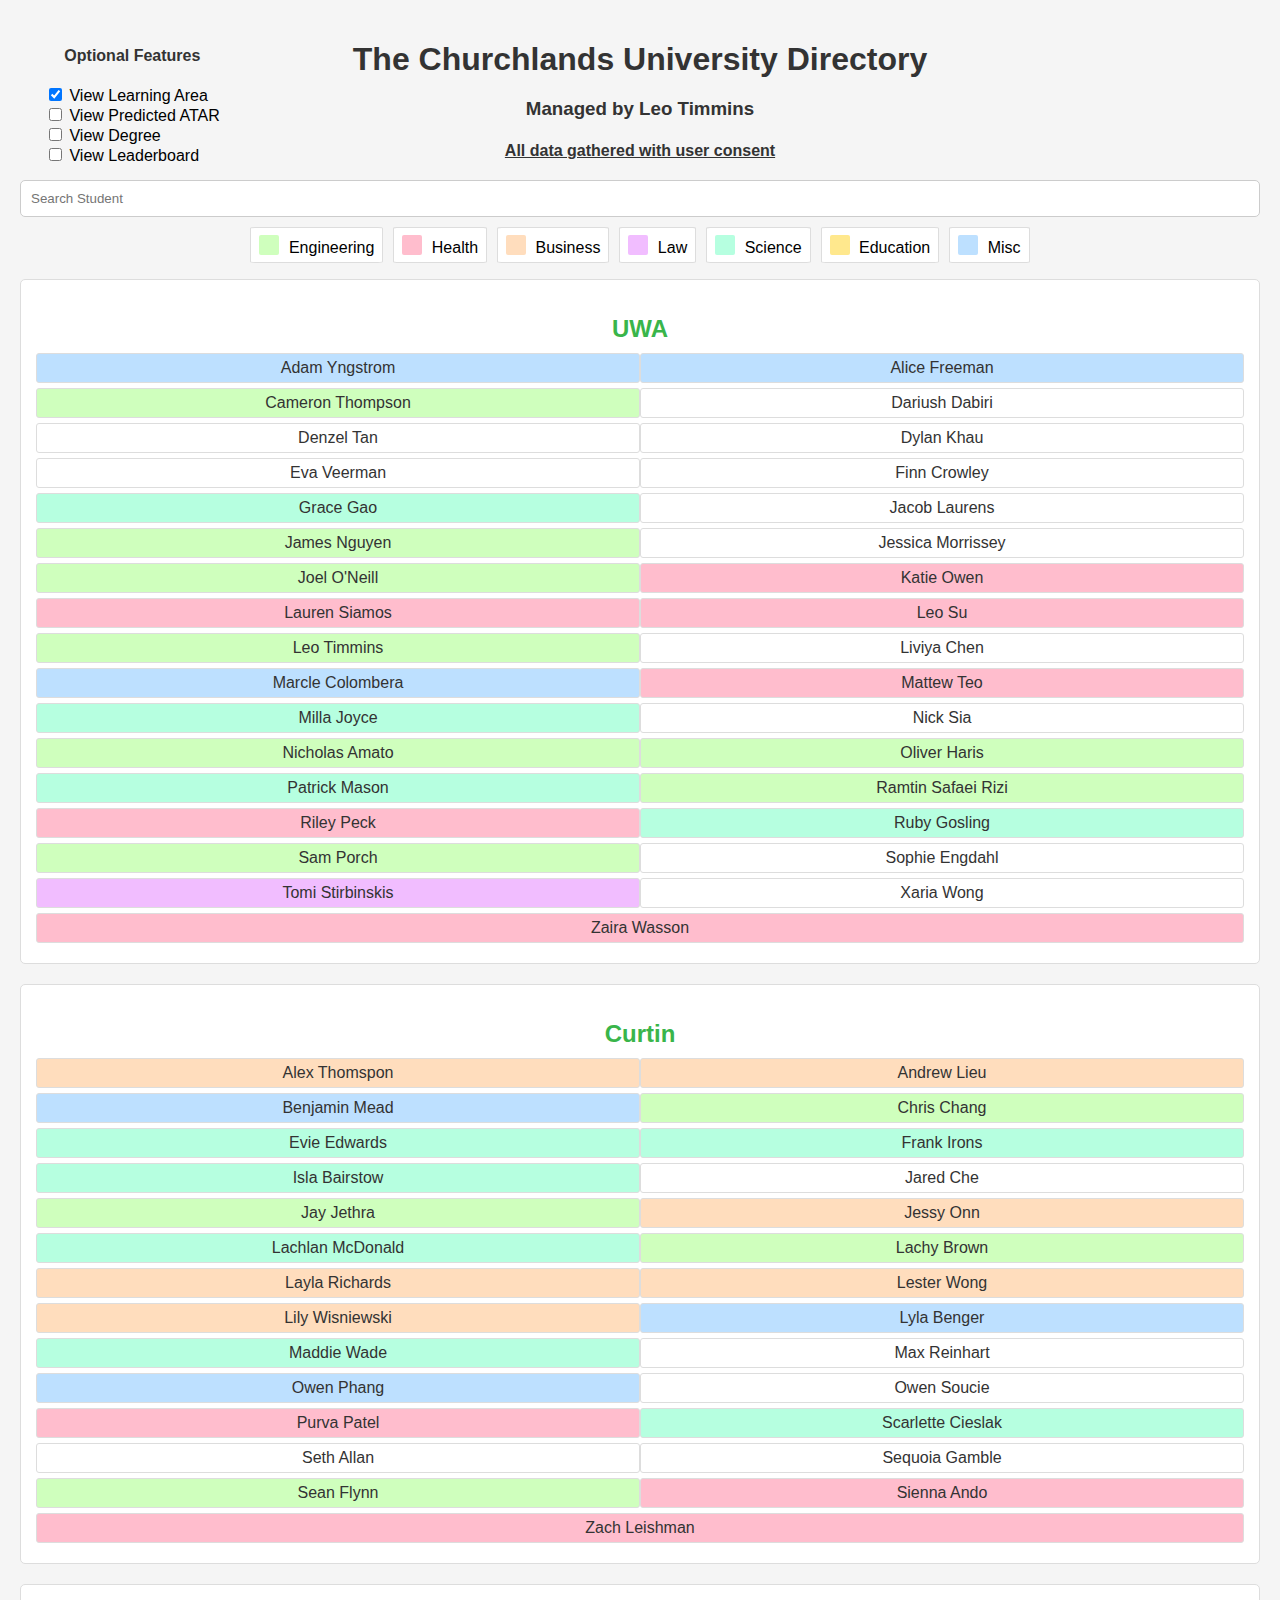
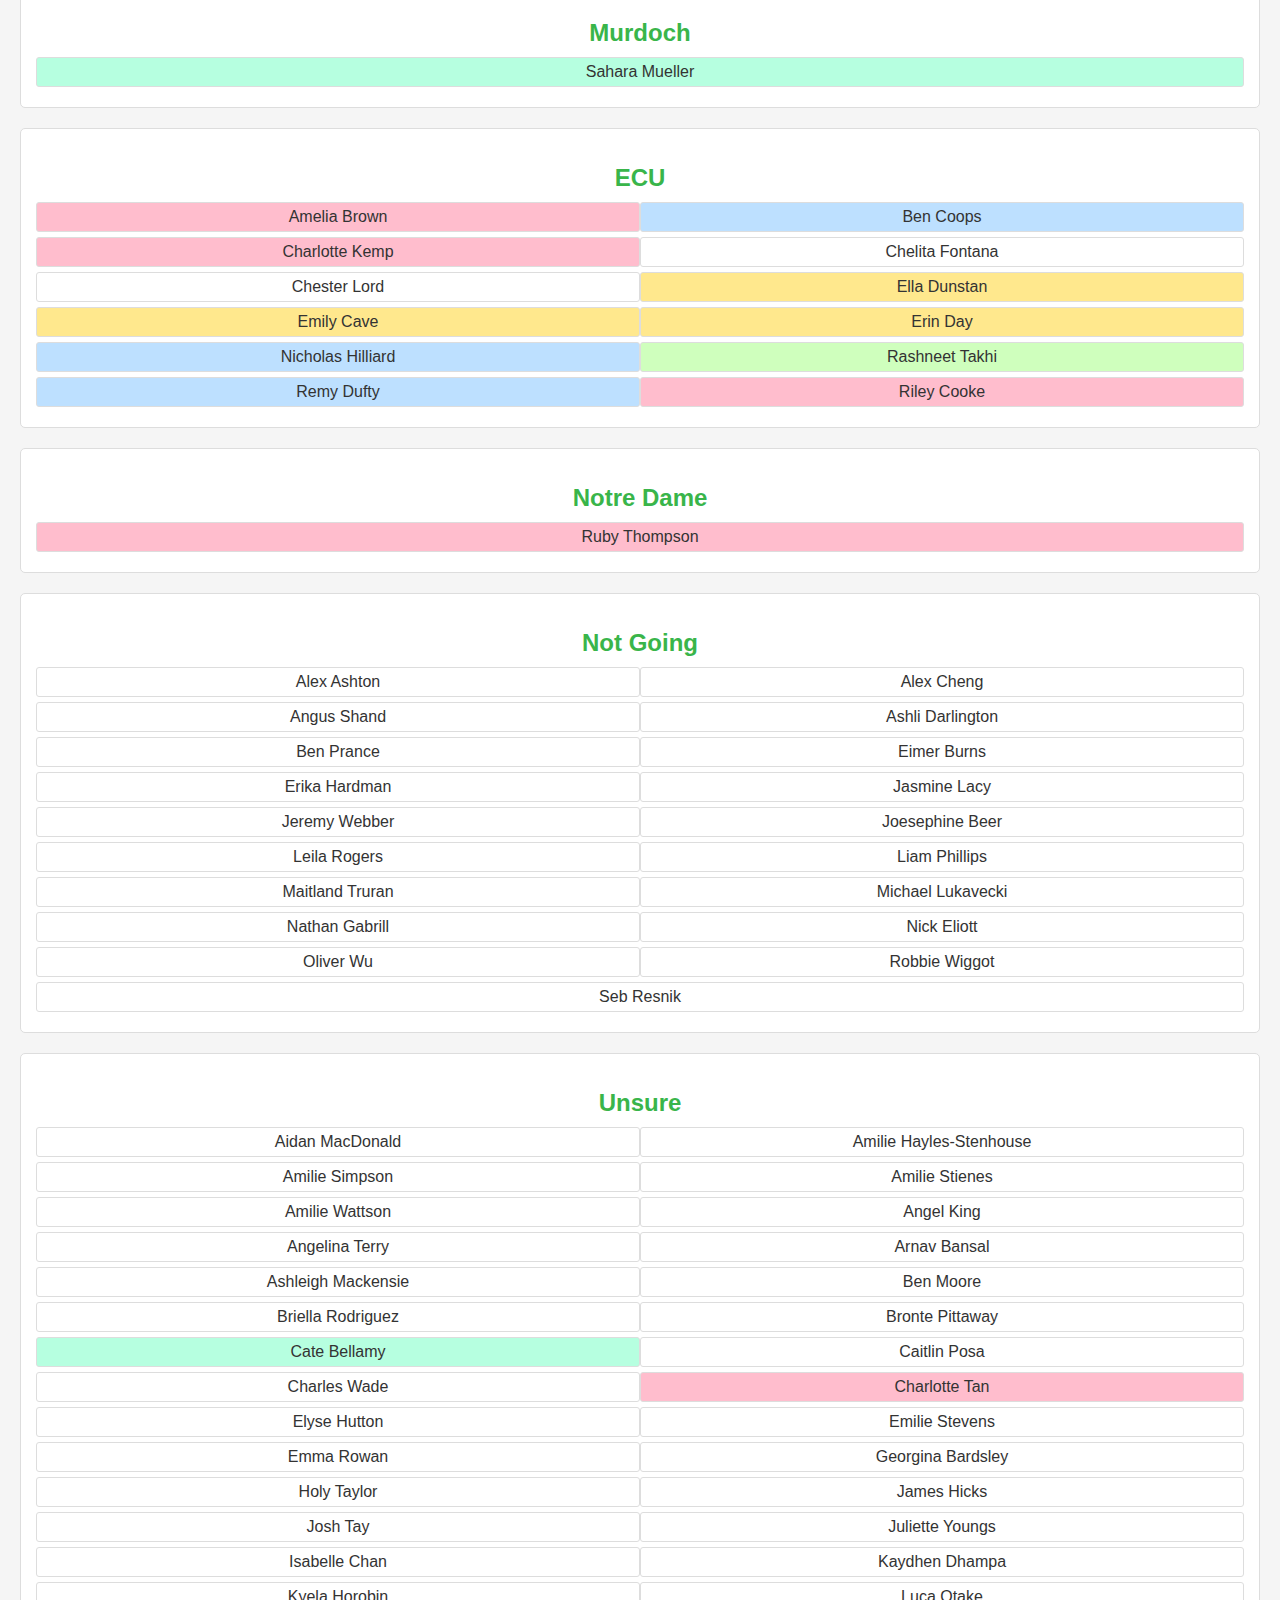
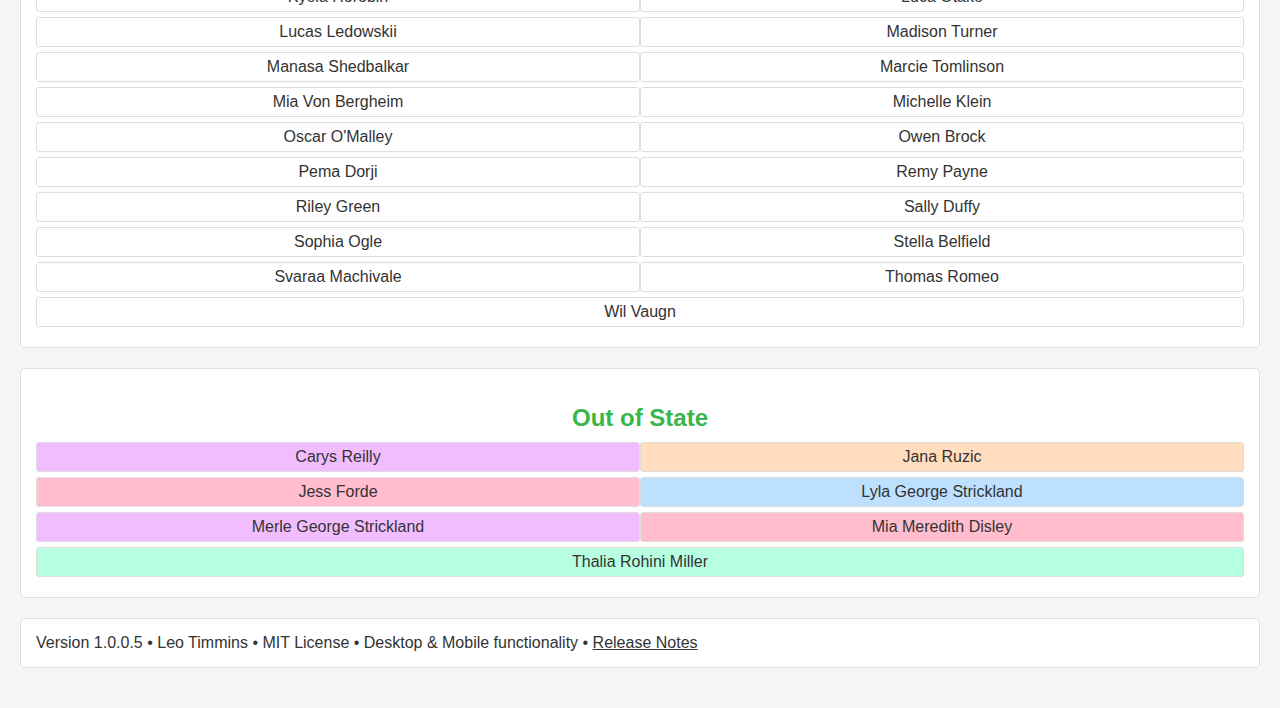
<file: index.html>
<!DOCTYPE html>
<html lang="en">
    <head>
        <meta charset="UTF-8">
        <meta name='viewport' content='width=device-width, initial-scale=1.0, maximum-scale=1.0, user-scalable=0' />
        <title>Churchlands University Directory</title>
        <link rel="stylesheet" href="/style.css">
        <link rel="icon" type="image/x-icon" href="/favicon.ico">
        <script src="/dependancys/react.dev.js"></script>
        <script src="/dependancys/react.dom.dev.js"></script>
        <script src="/dependancys/recharts.js"></script>
        <script src="/dependancys/chart.js"></script>
    </head>
    <!-- Google AdSense-->
    <script async src="https://pagead2.googlesyndication.com/pagead/js/adsbygoogle.js?client=ca-pub-9365690019709604"
        crossorigin="anonymous"></script>
    <!-- Google tag (gtag.js) -->
    <script async src="https://www.googletagmanager.com/gtag/js?id=G-YWHN4FDL42"></script>
    <script>
        window.dataLayer = window.dataLayer || [];
        function gtag(){dataLayer.push(arguments);}
        gtag('js', new Date());
        
        gtag('config', 'G-YWHN4FDL42');
    </script>
    <body>
        <h1>The Churchlands University Directory</h1>
        <h3>Managed by Leo Timmins</h3>
        <h4><a href="/consent.html">All data gathered with user consent</a></h4>
        <ul id="experimental_features">
            <li>
                <h4>Optional Features</h4>
            </li>
            <li><input type="checkbox" class="feature_checkbox" id="ef_view_degree" checked onchange="toggle_view_degrees()"> View Learning Area</li>
            <li><input type="checkbox" class="feature_checkbox" id="ef_view_predicted" onchange="toggle_view_predicted()"> View Predicted ATAR</li>
            <li><input type="checkbox" class="feature_checkbox" id="ef_view_specific_degree" onchange="toggle_view_specific_degree()"> View Degree</li>
            <li><input type="checkbox" class="feature_checkbox" id="ef_view_leaderboard" onchange="toggle_view_leaderboard()"> View Leaderboard </li>
        </ul>
        <ul id="se_list" style="display: none;">
          <li>
              <h4>Current Events</h4>
          </li>
          <li><a onclick="show_se_box()"> Year 12 Gender Swap </a></li>
      </ul>
        <div class="leaderboard-container" style="display:hidden;">
            <div class="leaderboard-flex">
                <h2 id="leaderboard-title">ATAR Leaderboard</h2>
                <div class="leaderboard-close" onclick="toggle_view_leaderboard(true)">X</div>
                <div id="leaderboard-stats">
                    <div class="stats-flex">
                        <div class="stat-wheel" style="background-color: rgb(255, 194, 169);"><a id="stat-mean">xx.xx</a></div>
                        <div class="stat-name">Mean</div>
                    </div>
                    <div class="stats-flex">
                        <div class="stat-wheel" style="background-color: rgb(182, 220, 255);"><a id="stat-std">xx.xx</a></div>
                        <div class="stat-name">σ (S.D.)</div>
                    </div>
                    <div class="stats-flex">
                        <div class="stat-wheel" style="background-color: rgb(181, 255, 204);"><a id="stat-iqr">xx.xx</a></div>
                        <div class="stat-name">IQR</div>
                    </div>
                    <div class="stats-flex">
                        <div class="stat-wheel" style="background-color: rgb(246, 182, 255);"><a id="stat-above95">xx.xx</a></div>
                        <div class="stat-name">Students 95+</div>
                    </div>
                    <div class="stats-flex">
                        <div class="stat-wheel" style="background-color: rgb(205, 182, 255);"><a id="stat-below80">xx.xx</a></div>
                        <div class="stat-name">Students 80-</div>
                    </div>
                    <div class="stats-flex">
                        <div class="stat-wheel" style="background-color: rgb(255, 182, 182);"><a id="stat-reported">xx.xx</a></div>
                        <div class="stat-name">Reported</div>
                    </div>
                </div>
                <div id="leaderboard-graph">
                    <canvas id="atarChart"></canvas>
                </div>
                <ul id="leaderboard-student-list">
                </ul>
            </div>
        </div>
        <!-- Special Event: Gender Swap day -->
        <div id="se_container" style="display: none;">
          <div class="se_inner_container">
            <div onclick="close_se_box()" class="se_exit_container">X</div>
            <h2>Event: Gender Swap Day</h2>
            <h3>Date: 30 / 08 / 24</h3>
            <div class="se_box_container">
              <div class="se_box">
                <h3> For Men: </h3> 
                <p>
                  Grab a skirt!
                </p>
                <p>
                  Bonus points for having a bow in your hair.
                  Get yourself a manicure with some fancy medium french tips.
                </p>
                <p>
                  Ever wanted to fab up with some contour or eyeshadow? Now
                  is your chance to have your girly pop summer. 
                </p>
              </div>
              <div class="se_box">
                <h3> For Women: </h3> 
                <p>
                  Get Manly!
                </p>
                <p>
                  Show up with some padded buff muscles.
                  Grow out that goatee, celebrate an early mo-vember.
                </p>
                <p>
                  Ever wondered what you'd look like in a mullet, find out.
                </p>
                <p>
                  Do you bring deodrent to school? feel free to leave it home for today. Or better yet, load up on some Lynx Africa
                </p>
              </div>
            </div>
          </div> 
        </div>

        <input type="search" id="search-bar" placeholder="Search Student" spellcheck="false">
        <ul class="key" id="degree_feature_key">
            <li onclick="filterStudents('engineer')"><span class="engineering-square"></span> Engineering</li>
            <li onclick="filterStudents('medicine')"><span class="medicine-square"></span> Health</li>
            <li onclick="filterStudents('business')"><span class="business-square"></span> Business</li>
            <li onclick="filterStudents('law')"><span class="law-square"></span> Law</li>
            <li onclick="filterStudents('science')"><span class="science-square"></span> Science</li>
            <li onclick="filterStudents('teaching')"><span class="teaching-square"></span> Education</li>
            <li onclick="filterStudents('miscellaneous')"><span class="misc-square"></span> Misc</li>
        </ul>
        <ul id="university-list">
            <li class="uni_li" id="uni_uwa">
                <h2>UWA</h2>
                <ul>
                </ul>
            </li>
            <li class="uni_li" id="uni_curtin">
                <h2>Curtin</h2>
                <ul>
                </ul>
            </li>
            <li class="uni_li" id="uni_murdoch">
                <h2>Murdoch</h2>
                <ul>
                </ul>
            </li>
            <li class="uni_li" id="uni_ecu">
                <h2>ECU</h2>
                <ul>
                </ul>
            </li>
            <li class="uni_li" id="uni_notre_dame">
                <h2>Notre Dame</h2>
                <ul>
                </ul>
            </li>
            <li class="uni_li" id="uni_not_going">
                <h2>Not Going</h2>
                <ul>
                </ul>
            </li>
            <li class="uni_li" id="uni_unsure">
                <h2>Unsure</h2>
                <ul>
                </ul>
            </li>
            <li class="uni_li" id="uni_out_of_state">
                <h2>Out of State</h2>
                <ul>
                </ul>
            </li>
            <li id="dev_info">
                <a>Version 1.0.0.5 • Leo Timmins • MIT License • Desktop & Mobile functionality • <a href="/developer.html">Release Notes</a></a>
            </li>
        </ul>
    </body>
    <script src="/script.js"></script>
</html>
</file>
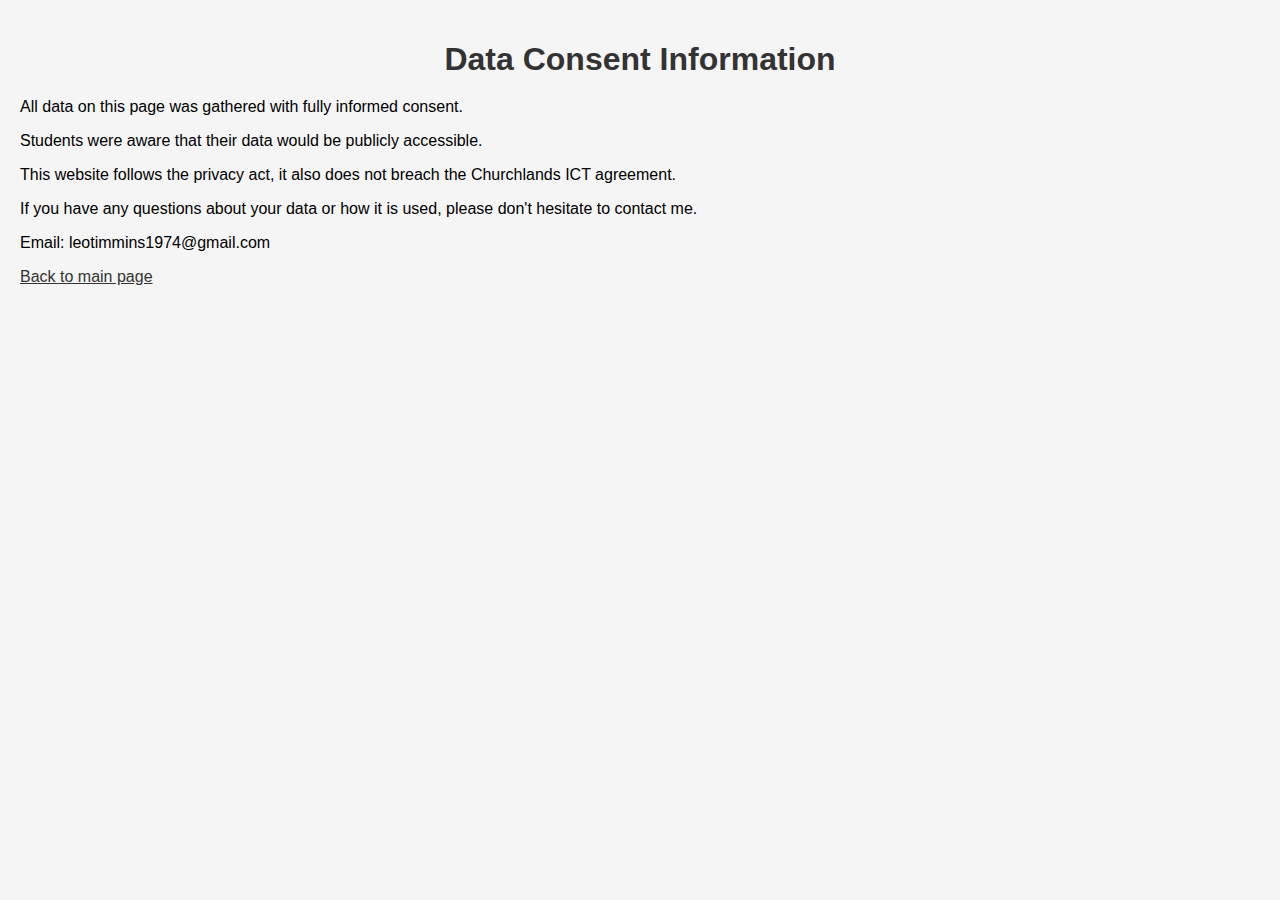
<file: consent.html>
<!DOCTYPE html>
<html lang="en">
<head>
  <meta charset="UTF-8">
  <meta name="viewport" content="width=device-width, initial-scale=1.0">
  <title>Data Consent Information</title>
  <link rel="stylesheet" href="/style.css">
  <link rel="icon" type="image/x-icon" href="/favicon.ico">
</head>
<!-- Google AdSense-->
<script async src="https://pagead2.googlesyndication.com/pagead/js/adsbygoogle.js?client=ca-pub-9365690019709604"
crossorigin="anonymous"></script>
<!-- Google tag (gtag.js) -->
<script async src="https://www.googletagmanager.com/gtag/js?id=G-YWHN4FDL42"></script>
<script>
  window.dataLayer = window.dataLayer || [];
  function gtag(){dataLayer.push(arguments);}
  gtag('js', new Date());

  gtag('config', 'G-YWHN4FDL42');
</script>
<body>
  <h1>Data Consent Information</h1>
  <div id="content">
    <p>All data on this page was gathered with fully informed consent.</p>
    <p>Students were aware that their data would be publicly accessible.</p>
    <p>This website follows the privacy act, it also does not breach the Churchlands ICT agreement.</p>
    <p>If you have any questions about your data or how it is used, please don't hesitate to contact me.</p>
    <p>Email: leotimmins1974@gmail.com</p>
  </div>
  <a href="/" id="back-button">Back to main page</a>
</body>
</html>
</file>
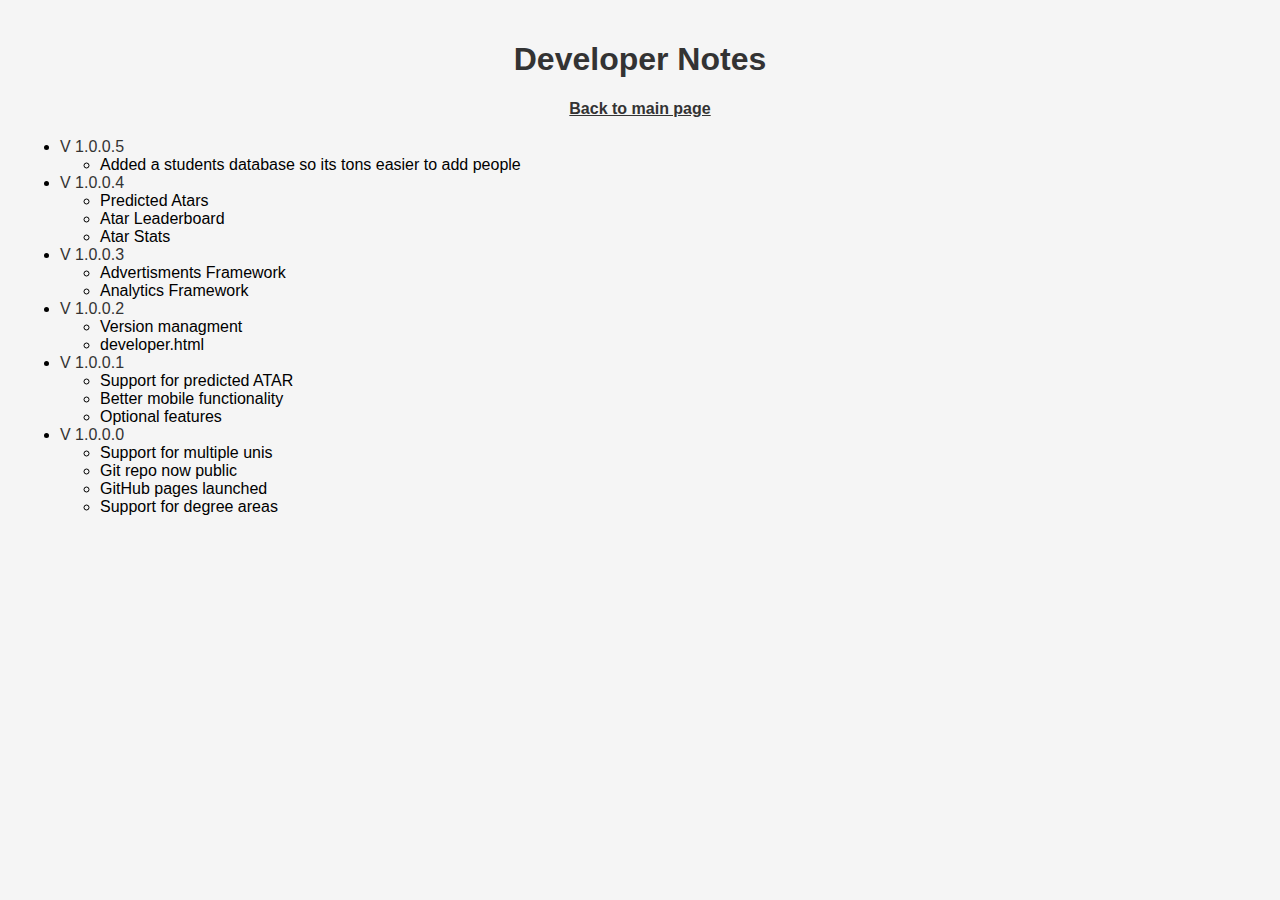
<file: developer.html>
<!DOCTYPE html>
<html lang="en">
<head>
  <meta charset="UTF-8">
  <meta name='viewport' content='width=device-width, initial-scale=1.0, maximum-scale=1.0, user-scalable=0' />
  <title>Churchlands University Directory</title>
  <link rel="stylesheet" href="/style.css">
  <link rel="icon" type="image/x-icon" href="/favicon.ico">
</head>
<!-- Google AdSense-->
<script async src="https://pagead2.googlesyndication.com/pagead/js/adsbygoogle.js?client=ca-pub-9365690019709604"
crossorigin="anonymous"></script>
<!-- Google tag (gtag.js) -->
<script async src="https://www.googletagmanager.com/gtag/js?id=G-YWHN4FDL42"></script>
<script>
  window.dataLayer = window.dataLayer || [];
  function gtag(){dataLayer.push(arguments);}
  gtag('js', new Date());

  gtag('config', 'G-YWHN4FDL42');
</script>
<body>
  <h1>Developer Notes</h1>
  <h4><a href="/">Back to main page</a></h4>

  <ul id="dev_notes">
    <li class="version_notes">
      <a> V 1.0.0.5</a>
      <ul>
          <li> Added a students database so its tons easier to add people </li>
      </ul>
    </li>
    <li class="version_notes">
      <a> V 1.0.0.4</a>
      <ul>
          <li> Predicted Atars         </li>
          <li> Atar Leaderboard            </li>
          <li> Atar Stats</li>
      </ul>
    </li>
    <li class="version_notes">
        <a> V 1.0.0.3</a>
        <ul>
            <li> Advertisments Framework         </li>
            <li> Analytics Framework            </li>
        </ul>
    </li>
    <li class="version_notes">
        <a> V 1.0.0.2</a>
        <ul>
            <li> Version managment         </li>
            <li> developer.html            </li>
        </ul>
    </li>
    <li class="version_notes">
        <a> V 1.0.0.1</a>
        <ul>
            <li> Support for predicted ATAR         </li>
            <li> Better mobile functionality        </li>
            <li> Optional features                  </li>
        </ul>
    </li>
    <li class="version_notes">
        <a> V 1.0.0.0</a>
        <ul>
            <li> Support for multiple unis  </li>
            <li> Git repo now public        </li>
            <li> GitHub pages launched      </li>
            <li> Support for degree areas   </li>

        </ul>
    </li>
  </ul>
</body>
<script   src="/script.js"></script>
</html>
</file>
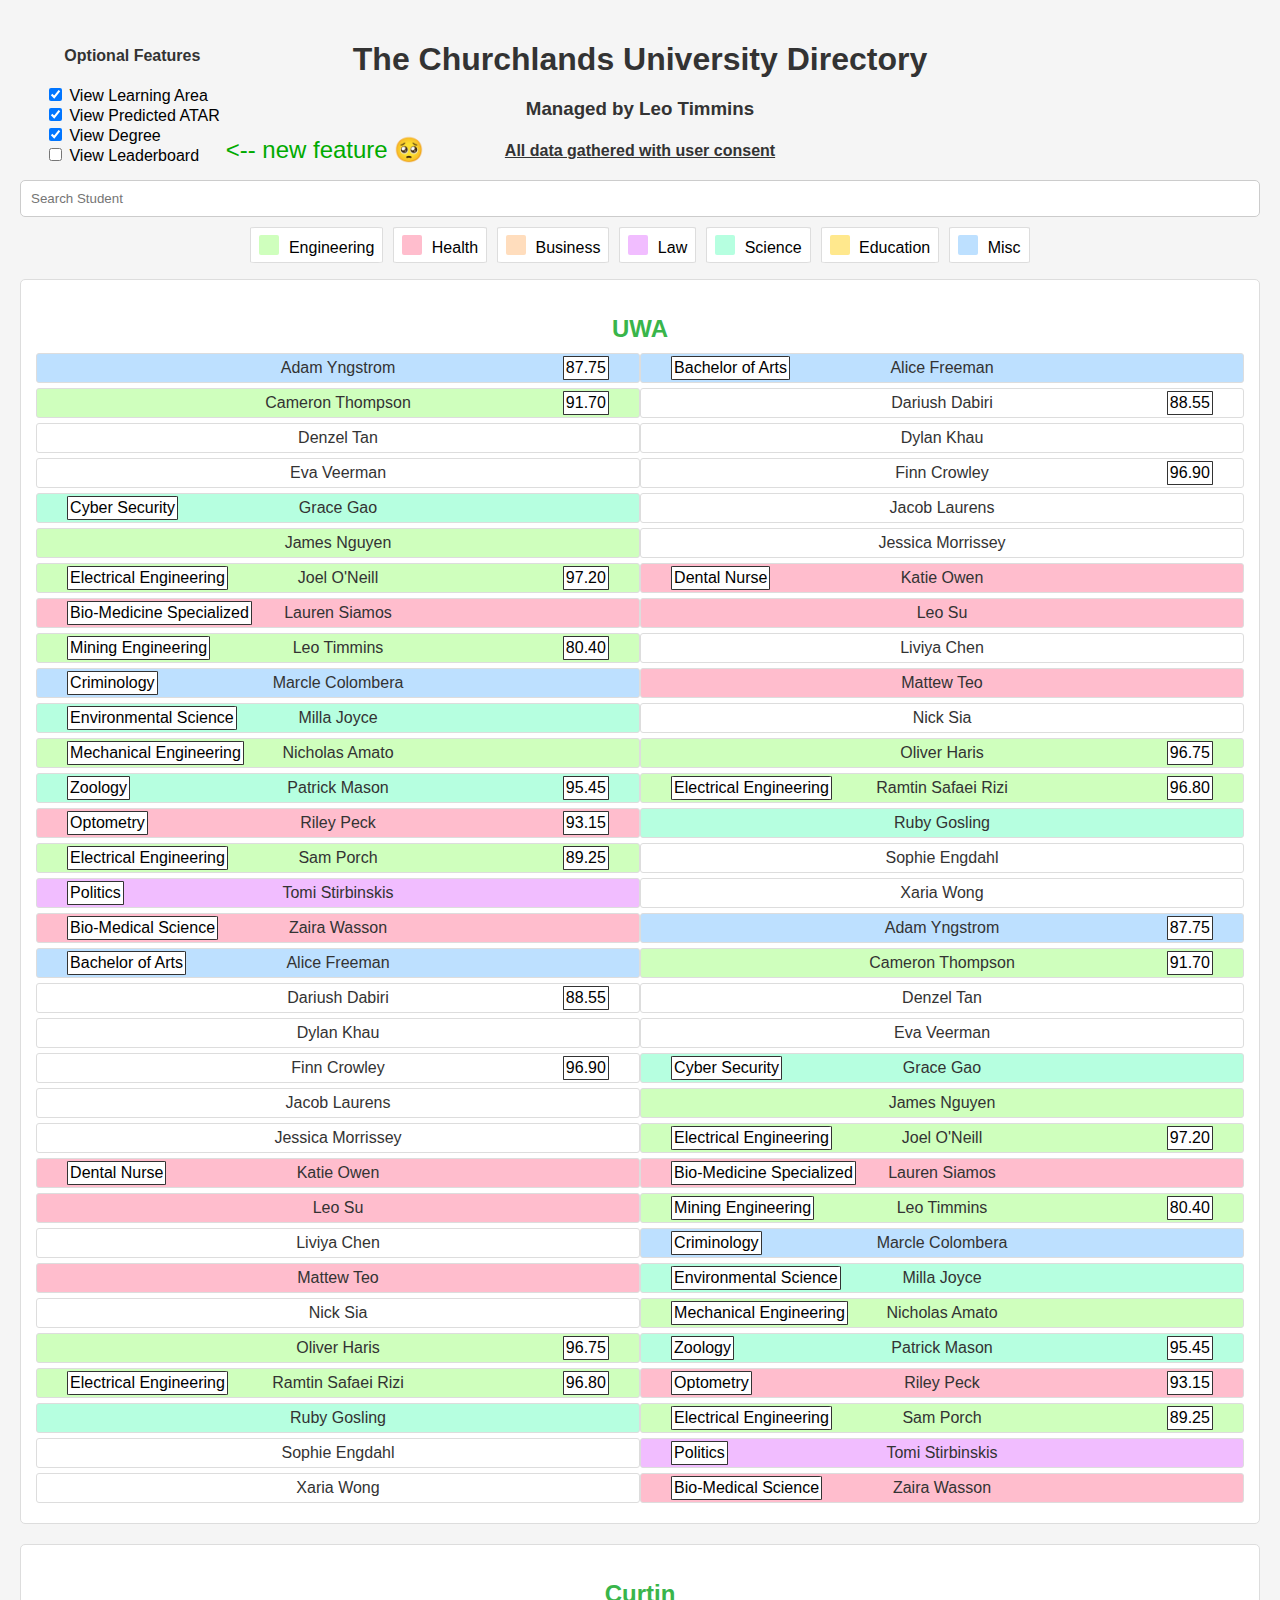
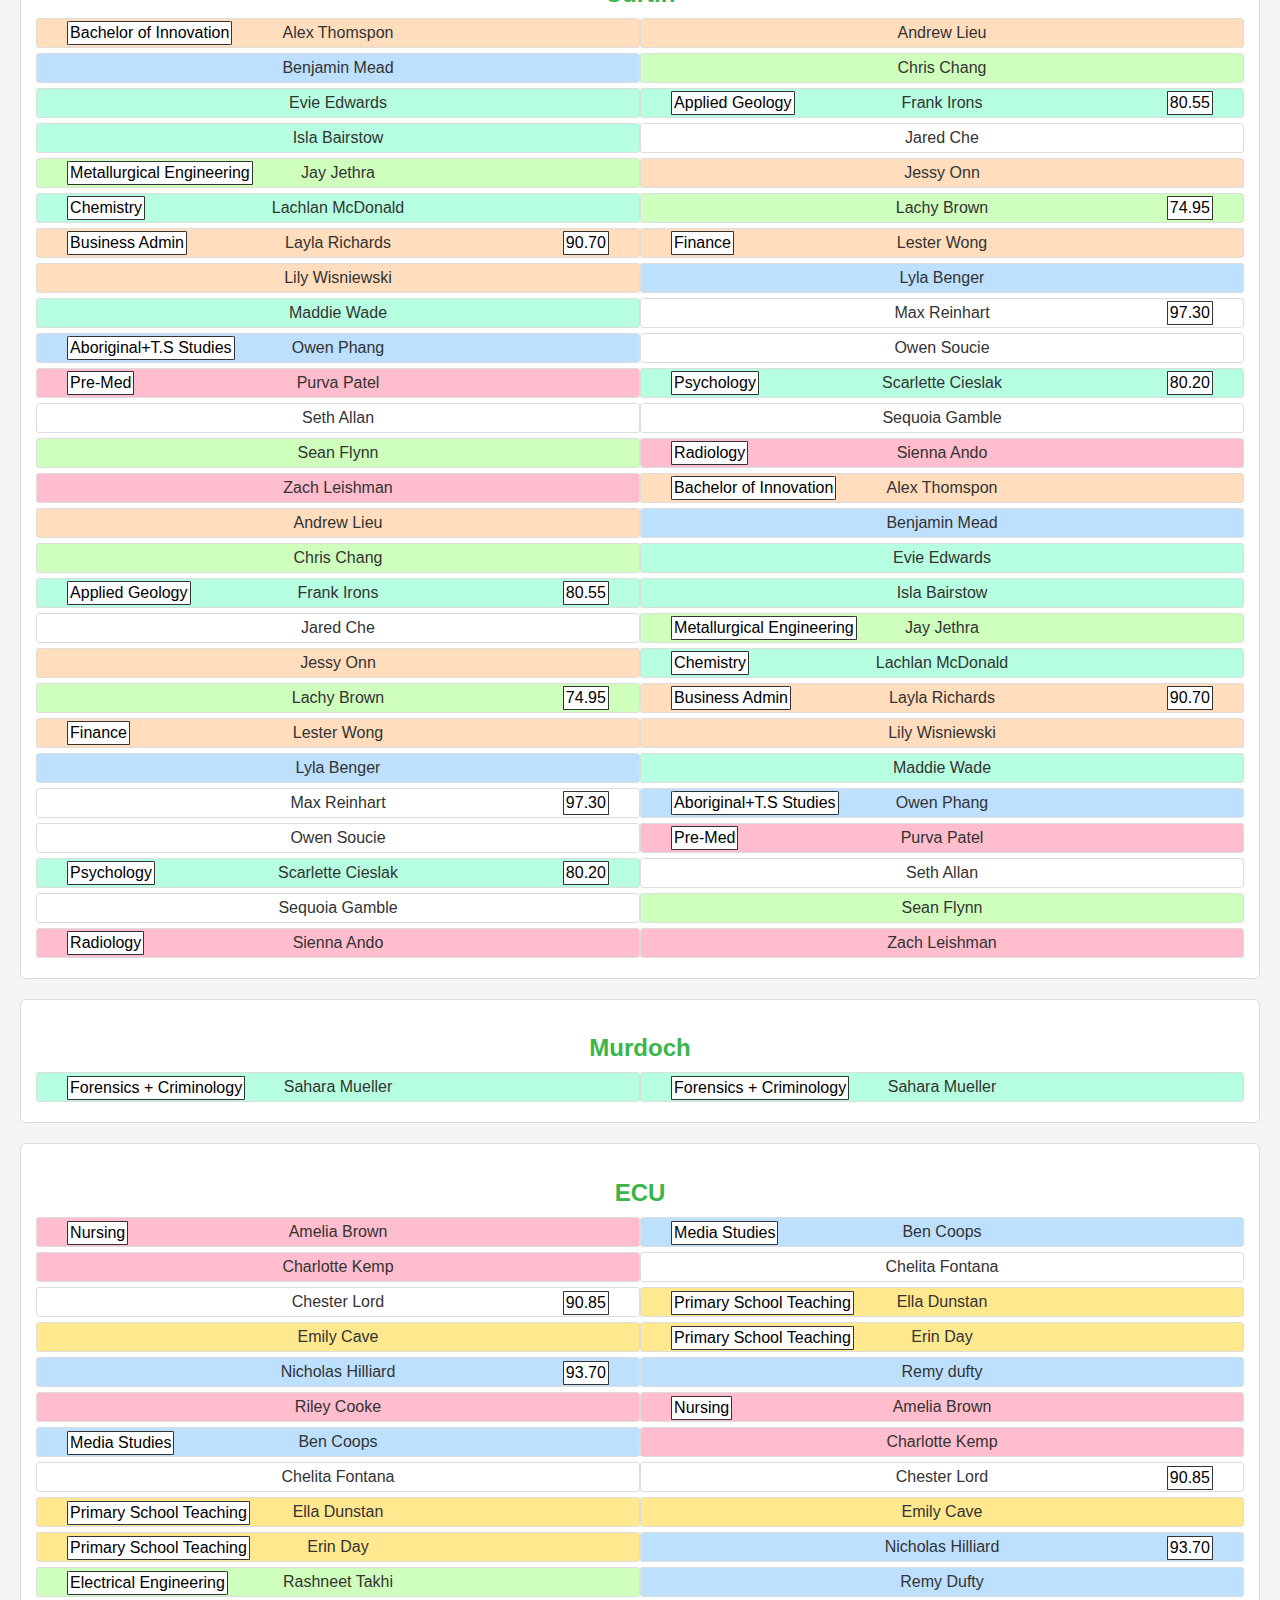
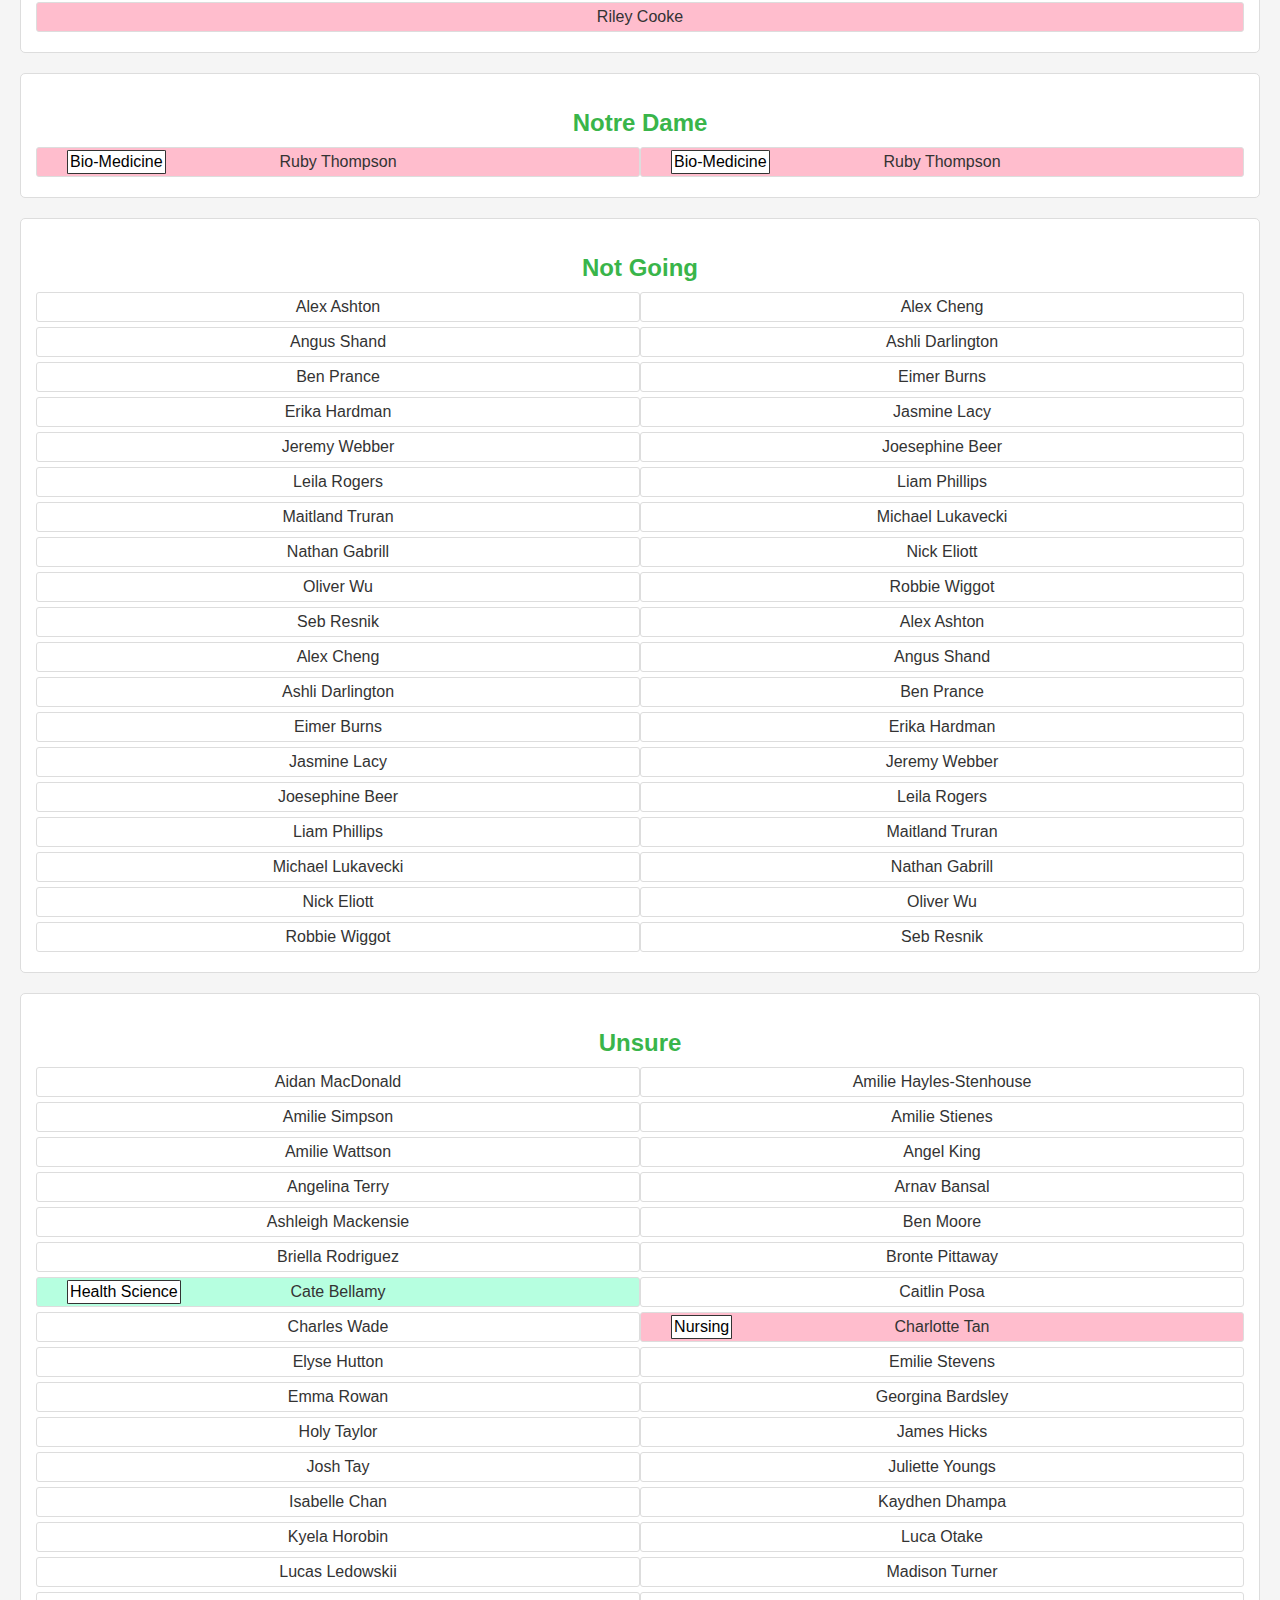
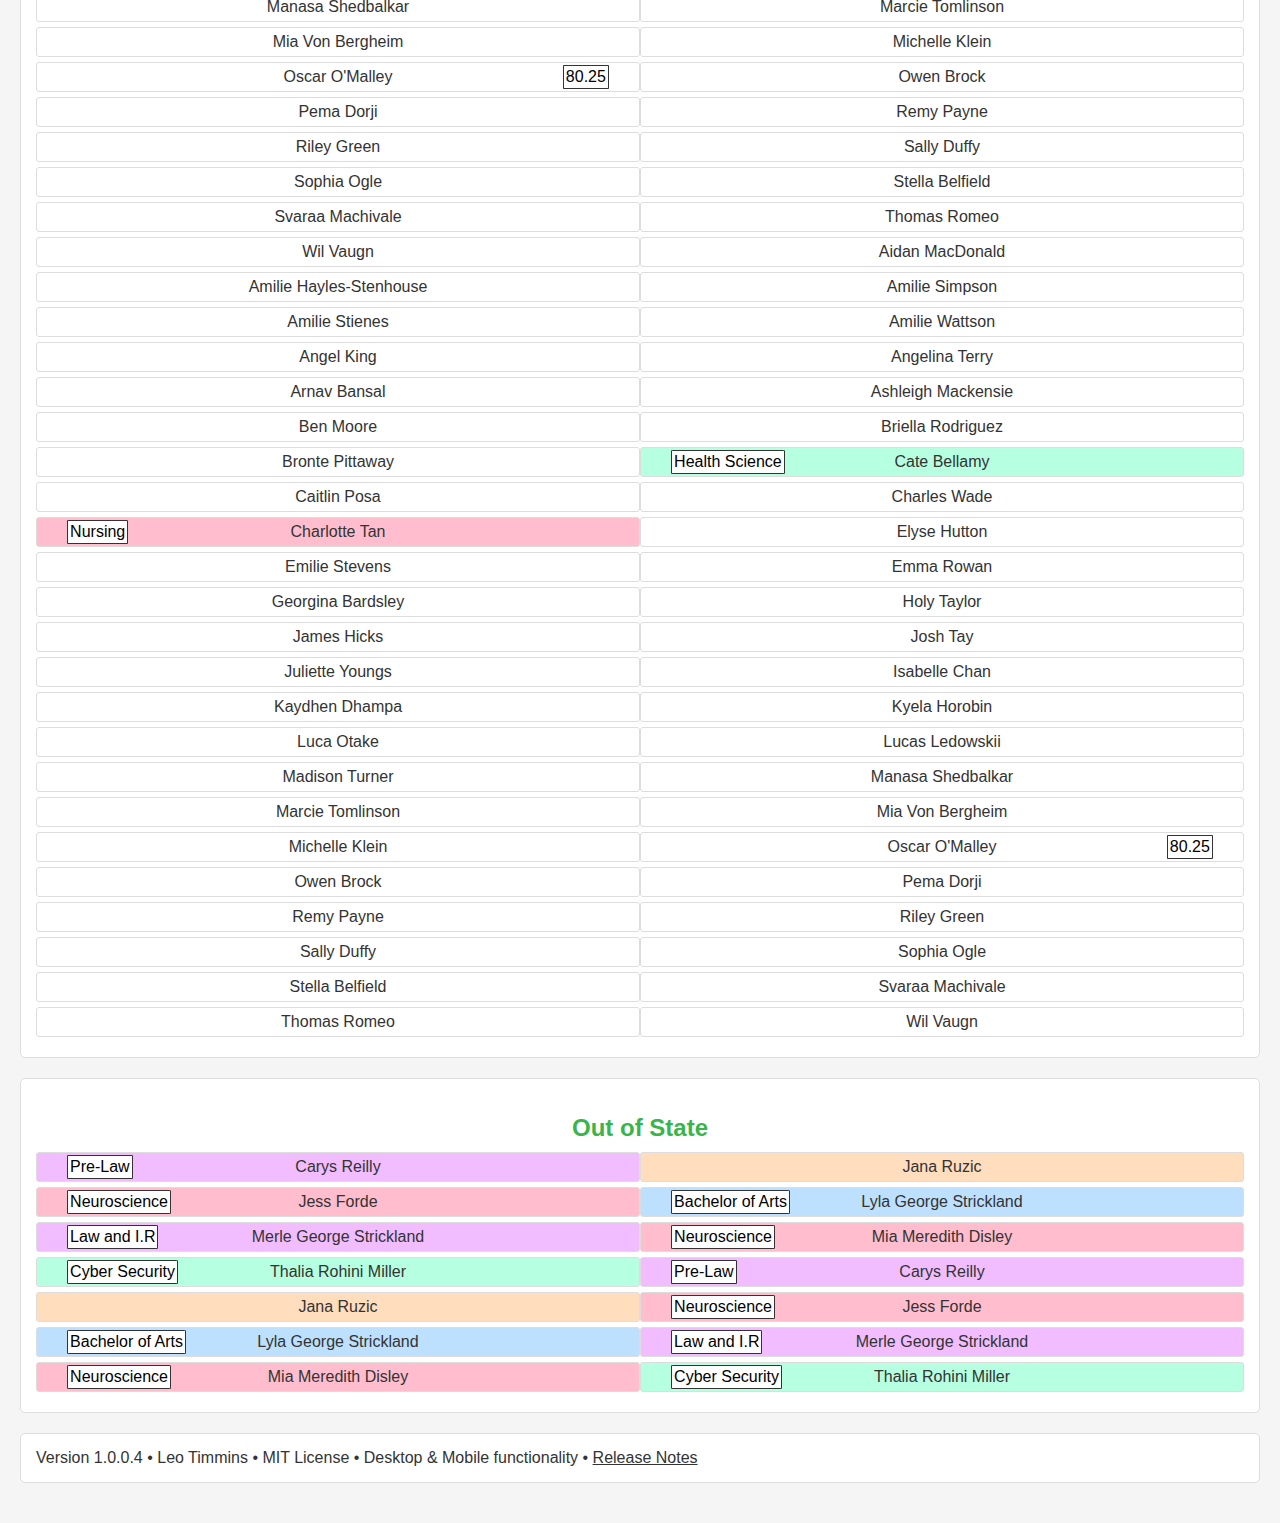
<file: index-backup.html>
<!DOCTYPE html>
<html lang="en">
<head>
  <meta charset="UTF-8">
  <meta name='viewport' content='width=device-width, initial-scale=1.0, maximum-scale=1.0, user-scalable=0' />
  <title>Churchlands University Directory</title>
  <link rel="stylesheet" href="/style.css">
  <link rel="icon" type="image/x-icon" href="/favicon.ico">
  <script src="/dependancys/react.dev.js"></script>
  <script src="/dependancys/react.dom.dev.js"></script>
  <script src="/dependancys/recharts.js"></script>
  <script src="/dependancys/chart.js"></script>
</head>
<!-- Google AdSense-->
<script async src="https://pagead2.googlesyndication.com/pagead/js/adsbygoogle.js?client=ca-pub-9365690019709604"
crossorigin="anonymous"></script>
<!-- Google tag (gtag.js) -->
<script async src="https://www.googletagmanager.com/gtag/js?id=G-YWHN4FDL42"></script>
<script>
  window.dataLayer = window.dataLayer || [];
  function gtag(){dataLayer.push(arguments);}
  gtag('js', new Date());

  gtag('config', 'G-YWHN4FDL42');
</script>
<body>
  <h1>The Churchlands University Directory</h1>
  <h3>Managed by Leo Timmins</h3>
  <h4><a href="/consent.html">All data gathered with user consent</a></h4>

  <ul id="experimental_features">
    <li><h4>Optional Features</h4></li>
    <li><input type="checkbox" class="feature_checkbox" id="ef_view_degree" checked onchange="toggle_view_degrees()"> View Learning Area</li>
    <li><input type="checkbox" class="feature_checkbox" id="ef_view_predicted" checked onchange="toggle_view_predicted()"> View Predicted ATAR</li>
    <li><input type="checkbox" class="feature_checkbox" id="ef_view_specific_degree" checked onchange="toggle_view_specific_degree()"> View Degree</li>
    <li><input type="checkbox" class="feature_checkbox" id="ef_view_leaderboard" onchange="toggle_view_leaderboard()"> View Leaderboard <a style="top:110px;left:120px;width:400px;position:absolute;font-size:x-large;color: rgb(0, 170, 0);"><-- new feature 🥺</a></li>
  </ul>

  <div class="leaderboard-container">
    <div class="leaderboard-flex">
      <h2 id="leaderboard-title">ATAR Leaderboard</h2>
      <div class="leaderboard-close" onclick="toggle_view_leaderboard(true)">X</div>
      <div id="leaderboard-stats">
        <div class="stats-flex">
          <div class="stat-wheel" style="background-color: rgb(255, 194, 169);"><a id="stat-mean">xx.xx</a></div>
          <div class="stat-name">Mean</div>
        </div>
        <div class="stats-flex">
          <div class="stat-wheel" style="background-color: rgb(182, 220, 255);"><a id="stat-std">xx.xx</a></div>
          <div class="stat-name">σ (S.D.)</div>
        </div>
        <div class="stats-flex">
          <div class="stat-wheel" style="background-color: rgb(181, 255, 204);"><a id="stat-iqr">xx.xx</a></div>
          <div class="stat-name">IQR</div>
        </div>
        <div class="stats-flex">
          <div class="stat-wheel" style="background-color: rgb(246, 182, 255);"><a id="stat-above95">xx.xx</a></div>
          <div class="stat-name">Students 95+</div>
        </div>
        <div class="stats-flex">
          <div class="stat-wheel" style="background-color: rgb(205, 182, 255);"><a id="stat-below80">xx.xx</a></div>
          <div class="stat-name">Students 80-</div>
        </div>
        <div class="stats-flex">
          <div class="stat-wheel" style="background-color: rgb(255, 182, 182);"><a id="stat-reported">xx.xx</a></div>
          <div class="stat-name">Reported</div>
        </div>
      </div>
      <div id="leaderboard-graph">
        <canvas id="atarChart"></canvas>
      </div>
      <ul id="leaderboard-student-list">
      </ul>
    </div>
  </div>

  <input type="search" id="search-bar" placeholder="Search Student" spellcheck="false">
  <ul class="key" id="degree_feature_key">
    <li onclick="filterStudents('engineer')"><span class="engineering-square"></span> Engineering</li>
    <li onclick="filterStudents('medicine')"><span class="medicine-square"></span> Health</li>
    <li onclick="filterStudents('business')"><span class="business-square"></span> Business</li>
    <li onclick="filterStudents('law')"><span class="law-square"></span> Law</li>
    <li onclick="filterStudents('science')"><span class="science-square"></span> Science</li>
    <li onclick="filterStudents('teaching')"><span class="teaching-square"></span> Education</li>
    <li onclick="filterStudents('miscellaneous')"><span class="misc-square"></span> Misc</li>
  </ul>
  <ul id="university-list">
    <li class="uni_li" id="uni_uwa">
      <h2>UWA</h2>
      <ul>
        <li class="student" id="miscellaneous"> Adam Yngstrom       <a class="atar_score">87.75</a>                                                                                    </li>
        <li class="student" id="miscellaneous"> Alice Freeman                                       <a class="degree_name">Bachelor of Arts</a>         </li>
        <li class="student" id="engineer">      Cameron Thompson    <a class="atar_score">91.70</a>                                                                                    </li>
        <li class="student">                    Dariush Dabiri      <a class="atar_score">88.55</a>                                                                                    </li>
        <li class="student">                    Denzel Tan                                                                                              </li>
        <li class="student">                    Dylan Khau                                                                                              </li>
        <li class="student">                    Eva Veerman                                                                                             </li>
        <li class="student">                    Finn Crowley        <a class="atar_score">96.90</a>                                                     </li>
        <li class="student" id="science">       Grace Gao                                           <a class="degree_name">Cyber Security</a>           </li>
        <li class="student">                    Jacob Laurens                                                                                           </li>
        <li class="student" id="engineer">      James Nguyen                                                                                            </li>
        <li class="student">                    Jessica Morrissey                                                                                       </li>
        <li class="student" id="engineer">      Joel O'Neill        <a class="atar_score">97.20</a>                                <a class="degree_name">Electrical Engineering</a>    </li>
        <li class="student" id="medicine">      Katie Owen                                          <a class="degree_name">Dental Nurse</a>             </li>
        <li class="student" id="medicine">      Lauren Siamos                                       <a class="degree_name">Bio-Medicine Specialized</a> </li>
        <li class="student" id="medicine">      Leo Su                                                                                                  </li>
        <li class="student" id="engineer">      Leo Timmins         <a class="atar_score">80.40</a> <a class="degree_name">Mining Engineering</a>       </li>
        <li class="student">                    Liviya Chen                                                                                             </li>
        <li class="student" id="miscellaneous"> Marcle Colombera                                    <a class="degree_name">Criminology</a>              </li>
        <li class="student" id="medicine">      Mattew Teo                                                                                              </li>
        <li class="student" id="science">       Milla Joyce                                         <a class="degree_name">Environmental Science</a>     </li>
        <li class="student">                    Nick Sia                                                                                                </li>
        <li class="student" id="engineer">      Nicholas Amato                                      <a class="degree_name">Mechanical Engineering</a>   </li>
        <li class="student" id="engineer">      Oliver Haris       <a class="atar_score">96.75</a>                                                                                     </li>
        <li class="student" id="science">       Patrick Mason      <a class="atar_score">95.45</a>  <a class="degree_name">Zoology</a>                  </li>
        <li class="student" id="engineer">      Ramtin Safaei Rizi <a class="atar_score">96.80</a>  <a class="degree_name">Electrical Engineering</a>    </li>
        <li class="student" id="medicine">      Riley Peck         <a class="atar_score">93.15</a>                                 <a class="degree_name">Optometry</a>                </li>
        <li class="student" id="science">       Ruby Gosling                                                                                            </li>
        <li class="student" id="engineer">      Sam Porch          <a class="atar_score">89.25</a>                                 <a class="degree_name">Electrical Engineering</a>    </li>
        <li class="student">                    Sophie Engdahl                                                                                          </li>
        <li class="student" id="law">           Tomi Stirbinskis                                    <a class="degree_name">Politics</a>    </li>
        <li class="student">                    Xaria Wong                                                                                              </li>
        <li class="student" id="medicine">      Zaira Wasson                                        <a class="degree_name">Bio-Medical Science</a>  </li>
      </ul>
    </li>
    <li class="uni_li" id="uni_curtin">
      <h2>Curtin</h2>
      <ul>
        <li class="student" id="business">      Alex Thomspon                                         <a class="degree_name">Bachelor of Innovation</a> </li>
        <li class="student" id="business">      Andrew Lieu                                                                                             </li>
        <li class="student" id="miscellaneous"> Benjamin Mead                                                                                           </li>
        <li class="student" id="engineer">      Chris Chang                                                                                             </li>
        <li class="student" id="science">       Evie Edwards                                                                                            </li>
        <li class="student" id="science">       Frank Irons         <a class="atar_score">80.55</a>   <a class="degree_name">Applied Geology</a>        </li>
        <li class="student" id="science">       Isla Bairstow                                                                                           </li>
        <li class="student">                    Jared Che                                                                                               </li>
        <li class="student" id="engineer">      Jay Jethra                                            <a class="degree_name">Metallurgical Engineering</a></li>
        <li class="student" id="business">      Jessy Onn                                                                                               </li>
        <li class="student" id="science">       Lachlan McDonald                                      <a class="degree_name">Chemistry</a>              </li>
        <li class="student" id="engineer">      Lachy Brown         <a class="atar_score">74.95</a>                                                     </li>
        <li class="student" id="business">      Layla Richards      <a class="atar_score">90.70</a>   <a class="degree_name">Business Admin</a>         </li>
        <li class="student" id="business">      Lester Wong                                           <a class="degree_name">Finance</a>  </li>
        <li class="student" id="business">      Lily Wisniewski                                                                                         </li>
        <li class="student" id="miscellaneous"> Lyla Benger                                                                                             </li>
        <li class="student" id="science">       Maddie Wade                                                                                             </li>
        <li class="student">                    Max Reinhart        <a class="atar_score">97.30</a>                                                                                    </li>
        <li class="student" id="miscellaneous"> Owen Phang                                            <a class="degree_name">Aboriginal+T.S Studies</a> </li>
        <li class="student">                    Owen Soucie                                                                                             </li>
        <li class="student" id="medicine">      Purva Patel                                           <a class="degree_name">Pre-Med</a>                </li>
        <li class="student" id="science">       Scarlette Cieslak   <a class="atar_score">80.20</a>   <a class="degree_name">Psychology</a>             </li>
        <li class="student">                    Seth Allan                                                                                              </li>
        <li class="student">                    Sequoia Gamble                                                                                          </li>
        <li class="student" id="engineer">      Sean Flynn                                                                                              </li>
        <li class="student" id="medicine">      Sienna Ando                                           <a class="degree_name">Radiology</a>              </li>
        <li class="student" id="medicine">      Zach Leishman                                                                                           </li>
      </ul>      
    </li>
    <li class="uni_li" id="uni_murdoch">
      <h2>Murdoch</h2>
      <ul>
        <li class="student" id="science">       Sahara Mueller                                        <a class="degree_name">Forensics + Criminology</a></li>
      </ul>
    </li>
    <li class="uni_li" id="uni_ecu">
      <h2>ECU</h2>
      <ul>
        <li class="student" id="medicine">      Amelia Brown                                          <a class="degree_name">Nursing</a>                </li>
        <li class="student" id="miscellaneous"> Ben Coops                                             <a class="degree_name">Media Studies</a>          </li>
        <li class="student" id="medicine">      Charlotte Kemp                                                                                          </li>
        <li class="student">                    Chelita Fontana                                                                                         </li>
        <li class="student">                    Chester Lord         <a class="atar_score">90.85</a>                                                                                   </li>
        <li class="student" id="teaching">      Ella Dunstan                                          <a class="degree_name">Primary School Teaching</a></li>
        <li class="student" id="teaching">      Emily Cave                                                                                              </li>
        <li class="student" id="teaching">      Erin Day                                              <a class="degree_name">Primary School Teaching</a></li>
        <li class="student" id="miscellaneous"> Nicholas Hilliard   <a class="atar_score">93.70</a>                                                                                    </li>
        <li class="student" id="miscellaneous"> Remy dufty                                                                                              </li>
        <li class="student" id="medicine">      Riley Cooke                                                                                             </li>
      </ul>
    </li>
    <li class="uni_li" id="uni_notre_dame">
      <h2>Notre Dame</h2>
      <ul>
        <li class="student" id="medicine">      Ruby Thompson                                           <a class="degree_name">Bio-Medicine</a>         </li>
      </ul>
    </li>
    <li class="uni_li" id="uni_not_going">
      <h2>Not Going</h2>
      <ul>
        <li class="student">                    Alex Ashton                                                                                             </li>
        <li class="student">                    Alex Cheng                                                                                              </li>
        <li class="student">                    Angus Shand                                                                                             </li>
        <li class="student">                    Ashli Darlington                                                                                        </li>
        <li class="student">                    Ben Prance                                                                                              </li>
        <li class="student">                    Eimer Burns                                                                                             </li>
        <li class="student">                    Erika Hardman                                                                                           </li>
        <li class="student">                    Jasmine Lacy                                                                                            </li>
        <li class="student">                    Jeremy Webber                                                                                           </li>
        <li class="student">                    Joesephine Beer                                                                                         </li>
        <li class="student">                    Leila Rogers                                                                                            </li>
        <li class="student">                    Liam Phillips                                                                                           </li>
        <li class="student">                    Maitland Truran                                                                                         </li>
        <li class="student">                    Michael Lukavecki                                                                                       </li>
        <li class="student">                    Nathan Gabrill                                                                                          </li>
        <li class="student">                    Nick Eliott                                                                                             </li>
        <li class="student">                    Oliver Wu                                                                                               </li>
        <li class="student">                    Robbie Wiggot                                                                                           </li>
        <li class="student">                    Seb Resnik                                                                                              </li>
      </ul>      
    </li>
    <li class="uni_li" id="uni_unsure">
      <h2>Unsure</h2>
      <ul>
        <li class="student">                    Aidan MacDonald                                                                                         </li>
        <li class="student">                    Amilie Hayles-Stenhouse                                                                                 </li>
        <li class="student">                    Amilie Simpson                                                                                          </li>
        <li class="student">                    Amilie Stienes                                                                                          </li>
        <li class="student">                    Amilie Wattson                                                                                          </li>
        <li class="student">                    Angel King                                                                                              </li>
        <li class="student">                    Angelina Terry                                                                                          </li>
        <li class="student">                    Arnav Bansal                                                                                            </li>
        <li class="student">                    Ashleigh Mackensie                                                                                      </li>
        <li class="student">                    Ben Moore                                                                                               </li>
        <li class="student">                    Briella Rodriguez                                                                                       </li>
        <li class="student">                    Bronte Pittaway                                                                                         </li>
        <li class="student" id="science">       Cate Bellamy                                                  <a class="degree_name">Health Science</a> </li>
        <li class="student">                    Caitlin Posa                                                                                            </li>
        <li class="student">                    Charles Wade                                                                                            </li>
        <li class="student" id="medicine">      Charlotte Tan                                                 <a class="degree_name">Nursing</a>        </li>
        <li class="student">                    Elyse Hutton                                                                                            </li>
        <li class="student">                    Emilie Stevens                                                                                          </li>
        <li class="student">                    Emma Rowan                                                                                              </li>
        <li class="student">                    Georgina Bardsley                                                                                       </li>
        <li class="student">                    Holy Taylor                                                                                             </li>
        <li class="student">                    James Hicks                                                                                             </li>
        <li class="student">                    Josh Tay                                                                                                </li>
        <li class="student">                    Juliette Youngs                                                                                         </li>
        <li class="student">                    Isabelle Chan                                                                                           </li>
        <li class="student">                    Kaydhen Dhampa                                                                                          </li>
        <li class="student">                    Kyela Horobin                                                                                           </li>
        <li class="student">                    Luca Otake                                                                                              </li>
        <li class="student">                    Lucas Ledowskii                                                                                         </li>
        <li class="student">                    Madison Turner                                                                                          </li>
        <li class="student">                    Manasa Shedbalkar                                                                                       </li>
        <li class="student">                    Marcie Tomlinson                                                                                        </li>
        <li class="student">                    Mia Von Bergheim                                                                                        </li>
        <li class="student">                    Michelle Klein                                                                                          </li>
        <li class="student">                    Oscar O'Malley              <a class="atar_score">80.25</a>                                             </li>
        <li class="student">                    Owen Brock                                                                                              </li>
        <li class="student">                    Pema Dorji                                                                                              </li>
        <li class="student">                    Remy Payne                                                                                              </li>
        <li class="student">                    Riley Green                                                                                             </li>
        <li class="student">                    Sally Duffy                                                                                             </li>
        <li class="student">                    Sophia Ogle                                                                                             </li>
        <li class="student">                    Stella Belfield                                                                                         </li>
        <li class="student">                    Svaraa Machivale                                                                                        </li>
        <li class="student">                    Thomas Romeo                                                                                            </li>
        <li class="student">                    Wil Vaugn                                                                                               </li>
      </ul>      
    </li>
    <li class="uni_li" id="uni_out_of_state">
      <h2>Out of State</h2>
      <ul>
        <li class="student" id="law">           Carys Reilly                                  <a class="degree_name">Pre-Law</a>                        </li>
        <li class="student" id="business">      Jana Ruzic                                                                                              </li>
        <li class="student" id="medicine">      Jess Forde                                    <a class="degree_name">Neuroscience</a>                   </li>
        <li class="student" id="miscellaneous"> Lyla George Strickland                        <a class="degree_name">Bachelor of Arts</a>               </li>
        <li class="student" id="law">           Merle George Strickland                       <a class="degree_name">Law and I.R</a></li>
        <li class="student" id="medicine">      Mia Meredith Disley                           <a class="degree_name">Neuroscience</a>                   </li>
        <li class="student" id="science">       Thalia Rohini Miller                          <a class="degree_name">Cyber Security</a>                 </li>
      </ul>
    </li>
    <li id="dev_info">
        <a>Version 1.0.0.4 • Leo Timmins • MIT License • Desktop & Mobile functionality • <a href="/developer.html">Release Notes</a></a>
    </li>
  </ul>
</body>
<script src="/script.js"></script>
<script>
  document.addEventListener('DOMContentLoaded', function() {
    // Function to get ATAR scores from the DOM
    const getATARScores = () => {
      const atarElements = document.querySelectorAll('.atar_score');
      return Array.from(atarElements).map(el => parseFloat(el.textContent));
    };
  
    // Function to create histogram data
    const createHistogramData = (scores) => {
      const bins = Array.from({length: 16}, (_, i) => ({
        range: (70 + i * 2).toString(),
        count: 0
      }));
  
      scores.forEach(score => {
        const binIndex = Math.min(Math.floor((score - 70) / 2), 14);
        if (binIndex >= 0) bins[binIndex].count++;
      });
  
      return bins;
    };
  
    // Function to get the mean ATAR score from the DOM
    const getMeanATAR = () => {
      const meanElement = document.getElementById('stat-mean');
      if (!meanElement) {
        console.error('Element with id "stat-mean" not found');
        return null;
      }
      const meanValue = parseFloat(meanElement.textContent);
      console.log('Mean ATAR value:', meanValue);
      return meanValue;
    };
  
    const scores = getATARScores();
    const histogramData = createHistogramData(scores);
    const meanATAR = getMeanATAR();
  
    if (meanATAR === null) {
      console.error('Unable to get mean ATAR score');
      return;
    }
  
    const ctx = document.getElementById('atarChart').getContext('2d');
    new Chart(ctx, {
      type: 'line',
      data: {
        labels: histogramData.map(bin => bin.range),
        datasets: [{
          label: 'Number of Students',
          data: histogramData.map(bin => bin.count),
          borderColor: 'rgba(75, 192, 192, 1)',
          backgroundColor: 'rgba(75, 192, 192, 0.2)',
          borderWidth: 2,
          fill: true,
          tension: 0.4
        }]
      },
      options: {
        responsive: true,
        maintainAspectRatio: false,
        scales: {
          y: {
            beginAtZero: true,
            title: {
              display: true,
              text: 'Number of Students'
            }
          },
          x: {
            title: {
              display: true,
              text: 'ATAR Score'
            },
            min: '70',
            max: '100'
          }
        },
        plugins: {
          title: {
            display: true,
            text: 'ATAR Score Distribution'
          },
          annotation: {
            annotations: {
              line1: {
                type: 'line',
                scaleID: 'x',
                value: meanATAR.toString(),
                borderColor: 'rgb(255, 0, 0)',
                borderWidth: 3,
                label: {
                  content: `Mean: ${meanATAR.toFixed(2)}`,
                  enabled: true,
                  position: 'top',
                  backgroundColor: 'rgba(255, 0, 0, 0.8)',
                  color: 'white',
                  font: {
                    weight: 'bold'
                  }
                }
              }
            }
          }
        }
      }
    });
  
    console.log('Chart created with mean line at:', meanATAR);
  });
</script>
</html>
</file>
<file: style.css>
:root{
  --engineering: rgb(207, 255, 189);
  --medicine: rgb(255, 189, 205);
  --business: rgb(255, 221, 189);
  --law: rgb(241, 189, 255);
  --science: rgb(182, 255, 224);
  --teaching: rgb(255, 232, 141);
  --miscellaneous: rgb(189, 224, 255);
}

* {
  -webkit-user-select: none; /* Safari */
  -ms-user-select: none; /* IE 10 and IE 11 */
  user-select: none; /* Standard syntax */
}

body {
    font-family: sans-serif;
    margin: 0;
    padding: 20px;
    background-color: #f5f5f5;
  }
  
  h1,h2,h3,h4,a {
    text-align: center;
    margin-bottom: 20px;
    color: #333;
  }
  #search-bar {
    width: 100%;
    padding: 10px;
    border: 1px solid #ccc;
    border-radius: 5px;
    margin-bottom: 0px;
  }
  
  #university-list {
    list-style: none;
    padding: 0;
  }
  
  #university-list li {
    margin-bottom: 20px;
    border: 1px solid #ddd;
    border-radius: 5px;
    background-color: #fff;
    padding: 15px;
  }
  
  #university-list li h2 {
    margin-bottom: 10px;
    color: #39b54a;
  }
  
  #university-list li ul {
    display: flex; /* Make the student list a flexbox for row layout */
    flex-wrap: wrap; /* Wrap student list items if needed */
    padding: 0;
    margin: 0;
    list-style: none;
  }
  
  #university-list li ul li {
    cursor: default;
    margin-bottom: 5px;
    color: #333;
    flex: 1 0 33%; /* Set width for each student name box */
    /* Adjust the flex value (e.g., 20% or 25%) to fit more or less students per row */
    padding: 5px;
    border: 1px solid #ddd; /* Add a border to each student box */
    border-radius: 3px; /* Add rounded corners to student boxes */
    text-align: center; /* Center student names within the boxes */
  }


  #university-list li ul #engineer{
    background-color: var(--engineering);
  }

  #university-list li ul #medicine{
    background-color: var(--medicine);
  }

  #university-list li ul #business{
    background-color: var(--business);
  }

  #university-list li ul #law{
    background-color: var(--law);
  }

  #university-list li ul #science{
    background-color: var(--science);
  }

  #university-list li ul #teaching{
    background-color: var(--teaching);
  }

  #university-list li ul #miscellaneous{
    background-color: var(--miscellaneous);
  }

/* Key Styles */
.key {
  list-style: none;
  margin: 10px 0 0 10px; /* Adjust margin as needed */
  padding: 0;
  display: flex; /* Arrange squares horizontally */
  justify-content: center;
}

.key li {
  margin: 0 10px 0 0; /* Adjust margin between squares as needed */
  background-color: #ffffff;
  border: 1px solid #ddd;
  padding: 5px 8px 5px 8px;
  border-radius: 4%;
  color: #000000;
  user-select: none;
}

.key li:hover{
  background-color: rgb(243, 243, 243);
  cursor: default;
}

.key li:active{
  background-color: rgb(211, 210, 210);
}

/* Square Styles */
.key li span {
  display: inline-block;
  width: 20px;
  height: 20px;
  margin-right: 5px; /* Add margin after square */
  border-radius: 10%;
  position: relative;
  top:10%;
}

.engineering-square {
  background-color: var(--engineering);
}

.medicine-square {
  background-color: var(--medicine);
}

.business-square {
  background-color: var(--business);
}

.law-square {
  background-color: var(--law);
}

.science-square {
  background-color: var(--science);
}

.teaching-square {
  background-color: var(--teaching);
}

.misc-square {
  background-color: var(--miscellaneous);
}

/* Experimental Features*/
#experimental_features {
    list-style-type: none;
    position: absolute;
    top: 10px;
    left: 5px;
}

.force_white_student > li > ul > .student {
    background-color: #fff !important;
}

.student {
    position: relative;
}

.atar_score {
    position: absolute;
    right: 5%;
    top: 8%;
    border: 1px solid #333;
    background-color: #ffffff;
    border-radius: 2%;
    color: #000000;
    padding: 2px;
}

.degree_name {
  position: absolute;
  left: 5%;
  top: 8%;
  border: 1px solid #333;
  background-color: #ffffff;
  border-radius: 2%;
  color: #000000;
  padding: 2px;
}

/*Leaderboard stuff*/
.leaderboard-container{
  position: absolute;
  left: 0;
  top: 0;
  width: 100%;
  min-height: 100%;
  height: 30000px;
  z-index: 2;
  display: flex;
  align-items: center;
  justify-content: center;
  background-color: rgba(117, 117, 117, 0.696);
}

.leaderboard-flex{
  width: 700px;
  height: fit-content;
  background-color: rgb(238, 238, 238);
  border: #333 1px solid;
  border-radius: 3px;
  position: absolute;
  top: 40px;

}

.leaderboard-flex h2 {
  text-align: center;
}

#leaderboard-student-list{
  list-style: none;
  height: fit-content;
}

#leaderboard-student-list li {
  border-bottom: 1px rgba(117, 117, 117, 0.696) solid;
  padding-bottom: 3px;
  margin-bottom: 4px;
  width: 90%;
  position: relative;
  display: flex;
}

.leaderboard-close{
  border: 1px black solid;
  width: 35px;
  height: 25px;
  position: absolute;
  left: 5px;
  top: 5px;
  text-align: center;
  padding-top: 8px;
  border-radius: 1.5px;
  cursor: pointer;
}

.leaderboard-close:hover{
  background-color: #e2e2e2;
}

.leaderboard-close:active{
  background-color: #d4d4d4;
}

#leaderboard-stats{
  display: flex;
  justify-content: center;
}

.stats-flex {
  background-color: #ffffff;
  border: rgb(145, 145, 145) 1px solid;
  width: 100px;
  height: 90px;
  border-radius: 10px;
  text-align: center;
  position: relative;
  margin-right: 5px;
  margin-left: 5px;
}


.stat-wheel {
  position: absolute;
  left: 20px;
  top: 5px;
  font-size: 17px;
  background-color: rgb(231, 231, 231);
  border-radius: 50%;
  width: 60px;
  height: 60px;
}

.stat-wheel a{
  position: relative;
  top: 20px;
}


.stat-name {
  position: absolute;
  bottom: 1px;
  text-align: center;
  width: 100px;
}

.rank {
  text-align: right;
  width: 28px;
  margin-right: 20px;
}

.name{
  width: 550px;
}

.atar {

}

#leaderboard-graph {
  width: 100%;
  height: 300px;
  margin-top: 20px;
  padding-left: 0px;
}

#se_container {
  left: 0;
  width: 100%;
  top: 100px;
  z-index: 1;
  position: absolute;
  height: 500px;
  margin-bottom: 80px;
  border-radius: 5px;
  display: flex;
  justify-content: center;
}

.se_inner_container {
  position: relative;
  width: 60%;
  background-color: white;
  height: 500px;
  border: 1px rgb(129, 129, 129) solid;
  border-radius: 4px;
  background: linear-gradient(312deg, rgba(124, 209, 251, 1) 0%, rgba(255, 140, 205, 1) 100%);  
}

.se_box_container {
  display: flex;
  justify-content: center;
}

.se_box {
  border: 1px solid rgb(180, 180, 180);
  margin: 20px;
  margin-top: 10px;
  padding-left: 10px;
  padding-right: 10px;
  width: 400px;
  height: 320px;
  border-radius: 4px;
  background-color: rgba(255, 255, 255, 0.721);
}

.se_exit_container {
  width: 40px;
  height: 40px;
  position: absolute;
  border-radius: 3px;
  border: 1px solid black;
  left: 1px;
  top: 1px;
  text-align: center;
  font-size: 37px;
  cursor:pointer;
  background-color: rgba(255, 255, 255, 0.721);
}

#se_list {
  list-style-type: none;
  position: absolute;
  top: 10px;
  right: 50px;
}

#se_list li a{
  cursor: pointer;
  color: rgb(93, 174, 255);
}
</file>
